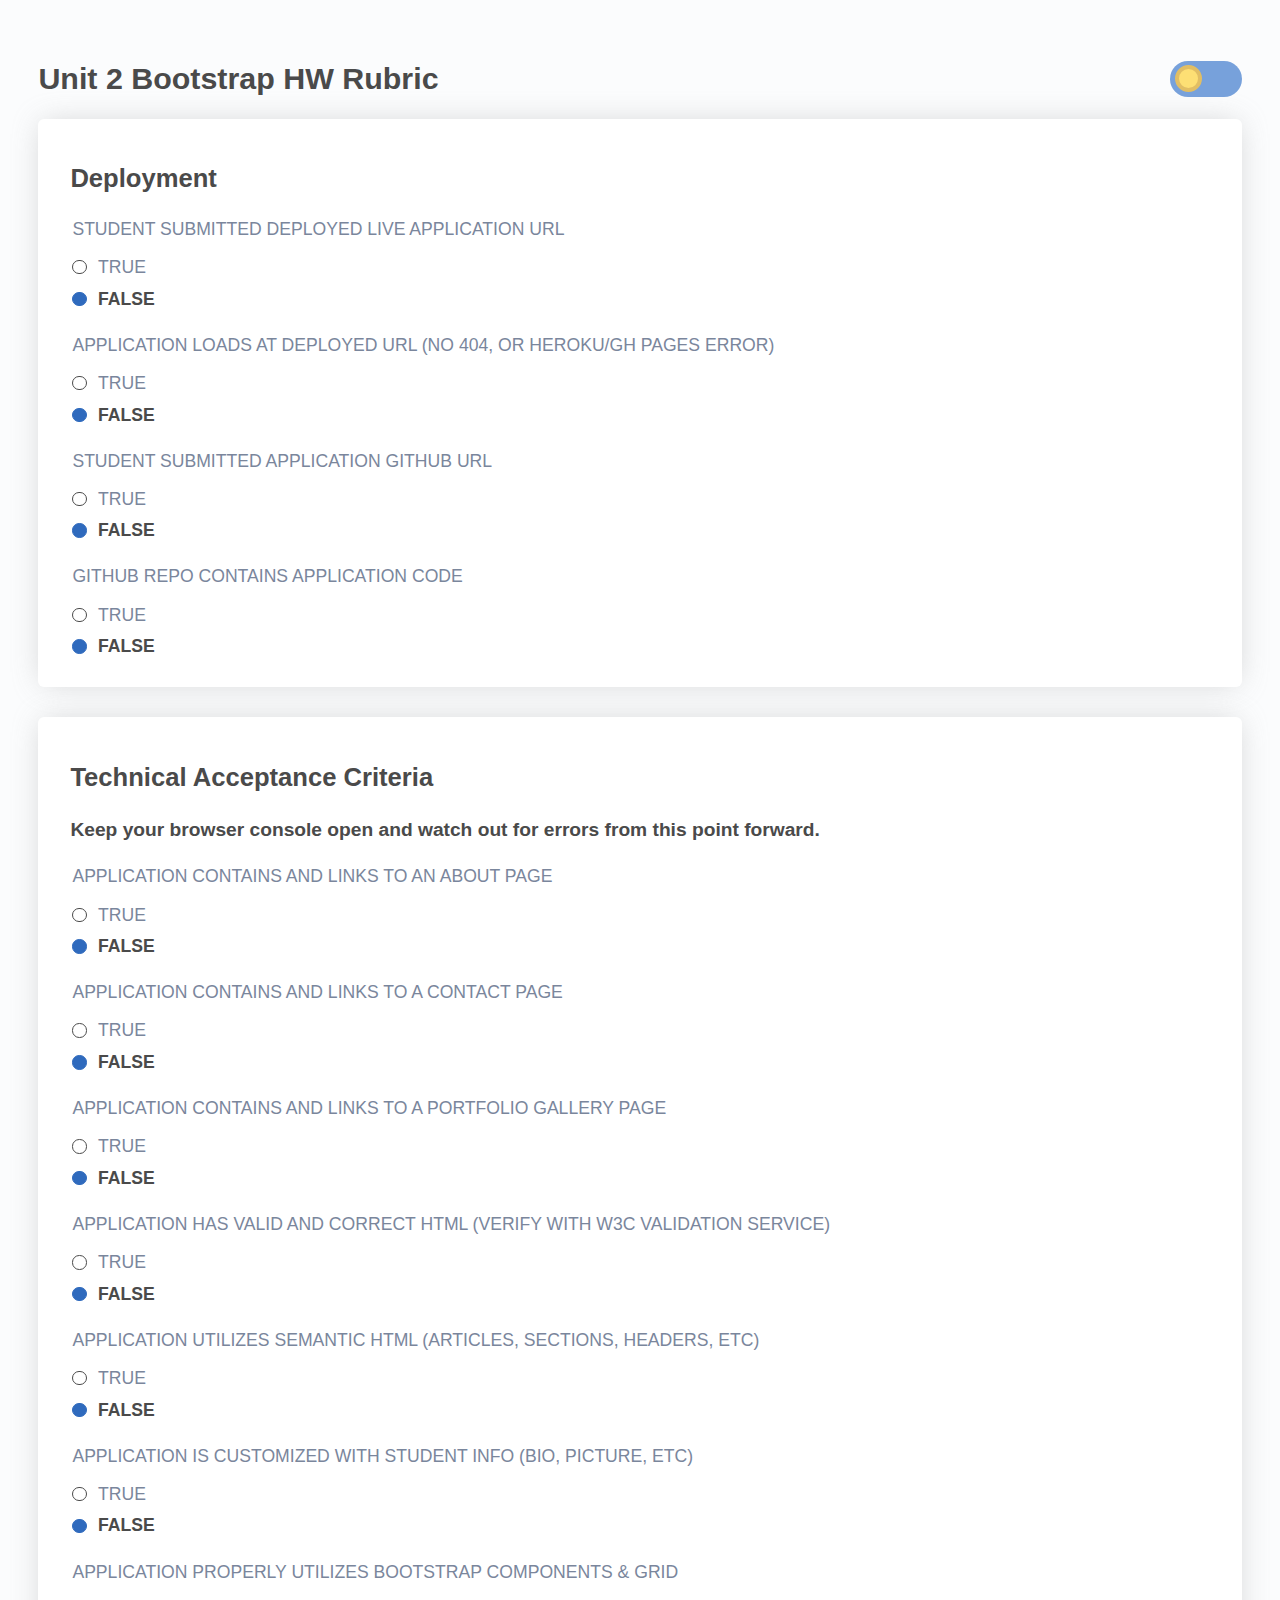
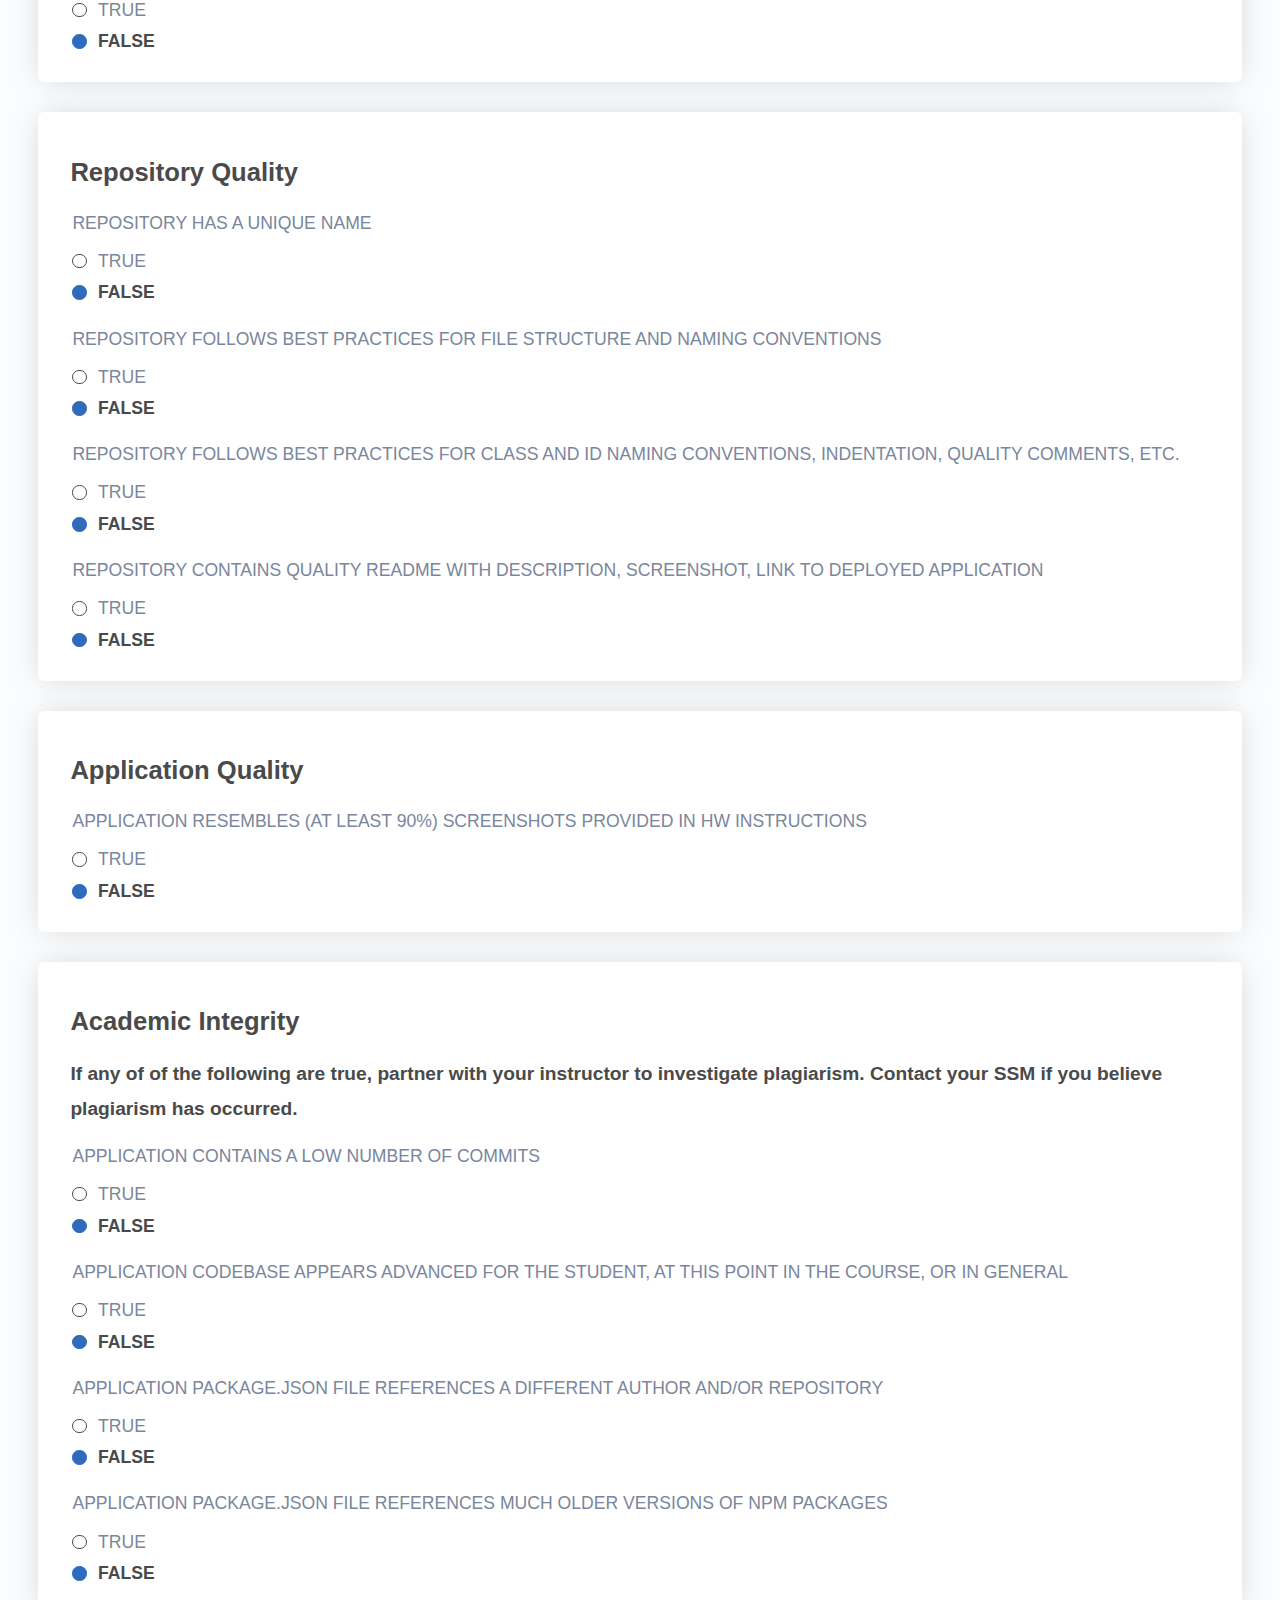
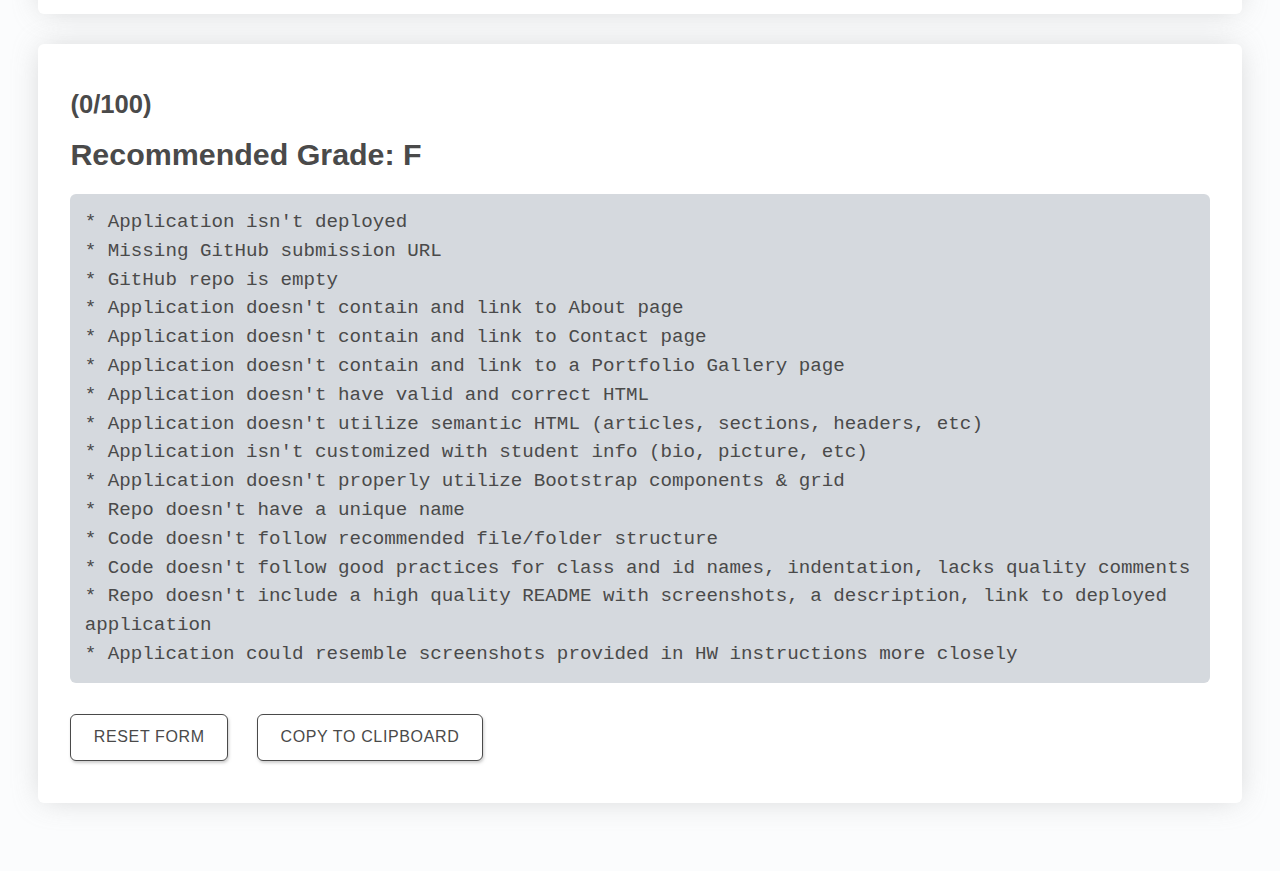
<file: unit-2-rubric.html>
<!DOCTYPE html>
<html lang="en">
  <head>
    <meta charset="UTF-8" />
    <meta name="viewport" content="width=device-width, initial-scale=1.0" />
    <meta http-equiv="X-UA-Compatible" content="ie=edge" />
    <link href="https://rsms.me/inter/inter.css" rel="stylesheet" />
    <title>HW Grading Rubric</title>
    <style>
      *,
      *::before,
      *::after {
        box-sizing: border-box;
      }

      html,
      body {
        margin: 0;
        padding: 0;
        line-height: 1.15;
        font-size: 100%;
        color: #fefefe;
        transition: all 0.4s;
      }

      body {
        background-color: #fbfcfd;
        font-family: "Inter", sans-serif;
        color: #4a4a4a;
      }

      #app.dark {
        background-color: #121212;
        color: #e2e2e2;
      }

      h1 {
        font-size: 1.9rem;
      }

      h2 {
        font-size: 1.6rem;
      }

      h3 {
        font-size: 1.2rem;
      }

      h4 {
        font-size: 0.9rem;
      }

      p,
      legend {
        font-size: 1.2rem;
      }

      label {
        font-size: 0.9rem;
        line-height: 2;
      }

      fieldset {
        border: none;
        padding: 0;
        margin-top: 0.9rem;
      }

      input[type="radio"],
      input[type="checkbox"] {
        position: absolute !important;
        height: 1px;
        width: 1px;
        overflow: hidden;
        clip: rect(1px 1px 1px 1px);
        clip: rect(1px, 1px, 1px, 1px);
        white-space: nowrap;
      }

      #app {
        padding: 3%;
        transition: all 0.4s;
      }

      #app h1 {
        font-size: 1.9rem;
        font-weight: 700;
        line-height: 1.3;
      }

      header {
        display: flex;
        justify-content: space-between;
        align-items: center;
      }

      .switch-group {
        display: flex;
        align-items: center;
        height: 2.25rem;
        width: 4.5rem;
      }

      input[type="checkbox"] + .toggle {
        height: 100%;
        width: 100%;
        background-color: #77a1db;
        border-radius: 1.9rem;
        cursor: pointer;
        display: flex;
        align-items: center;
        padding: 0.35rem;
        cursor: pointer;
        overflow: hidden;
        background-position: 25% 125%;
        transition: all 0.5s;
      }

      input[type="checkbox"]:focus + .toggle {
        outline: rgb(59, 153, 252) auto 5px;
      }

      input[type="checkbox"]:checked + .toggle {
        background-color: rgb(85, 89, 204);
        background-size: 1rem;
        background-repeat: no-repeat;
        background-position: 25%;
        background-image: url("[data-uri]");
        transition: all 0.5s;
      }

      input[type="checkbox"] + .toggle::after {
        content: "";
        display: block;
        height: 1.7rem;
        width: 1.7rem;
        border-radius: 50%;
        cursor: pointer;
        border: 4px solid #e1be64;
        background-color: #fddf74;
        transform: translateX(0rem);
        transition: all 0.5s;
        background-position: center bottom;
      }

      input[type="checkbox"]:hover + .toggle::after {
        transform: translateX(0rem) scale(1.1);
      }

      input[type="checkbox"]:checked + .toggle::after {
        border: 4px solid #ffffff;
        background-color: rgba(255, 255, 255, 0.4);
        transform: translateX(2.1rem);
        transition: all 0.5s;
        background-position: center;
        background-size: 60%;
        background-repeat: no-repeat;
        background-image: url("[data-uri]");
      }

      input[type="checkbox"]:checked:hover + .toggle::after {
        transform: translateX(2.1rem) scale(1.075);
      }

      .card {
        background-color: #fff;
        border-radius: 6px;
        border-width: 0;
        box-shadow: rgba(155, 155, 155, 0.45) 0 0 30px -5px;
        font-size: 1.1rem;
        height: 100%;
        line-height: 1.8rem;
        padding: 1.5rem 2rem;
        width: 100%;
        margin-bottom: 1.9rem;
      }

      .dark .card {
        background-color: #333333;
        box-shadow: none;
      }

      .card h1,
      .card h2,
      .card h3,
      .card h4,
      .card h5,
      .card h6 {
        color: #4a4a4a;
      }

      .dark .card h1,
      .dark .card h2,
      .dark .card h3,
      .dark .card h4,
      .dark .card h5,
      .dark .card h6 {
        color: #e2e2e2;
      }

      .card h3 {
        font-size: 1.2rem;
        font-weight: 700;
        line-height: 1.8em;
        margin: 0;
        padding: 0;
      }

      .card p,
      .card label,
      .card legend {
        color: #7a869c;
        font-weight: 300;
        border-width: 0;
        display: block;
        font-size: 1.1rem;
        font-weight: 300;
        line-height: 1.8em;
        margin: 0;
        padding: 0;
        text-transform: uppercase;
      }

      .dark .card p,
      .dark .card label,
      .dark .card legend {
        color: #e2e2e2;
      }

      .card label {
        display: inline-block;
      }

      .card input[type="radio"] + label::before {
        content: "";
        height: 0.9rem;
        width: 0.9rem;
        margin-right: 0.7rem;
        border-radius: 50%;
        border: 1px solid rgb(74, 74, 74);
        background-color: #ffffff;
        display: inline-block;
        cursor: pointer;
        position: relative;
        top: 0.09rem;
      }

      .dark .card input[type="radio"] + label::before {
        border: 1px solid #e2e2e2;
        background-color: inherit;
      }

      .card input[type="radio"]:checked + label::before {
        background-color: rgb(47, 106, 189);
        border-color: rgb(47, 106, 189);
      }

      .dark .card input[type="radio"]:checked + label::before {
        background-color: #d9d9d9;
        border-color: #d9d9d9;
      }

      .card input[type="radio"]:checked + label {
        font-weight: bold;
        color: #4a4a4a;
      }

      .dark input[type="radio"]:checked + label {
        color: #e2e2e2;
      }

      .card input[type="radio"]:focus + label::before {
        outline: rgb(59, 153, 252) auto 5px;
      }

      .card legend {
        margin-bottom: 0.4rem;
      }

      .totals {
        font-size: 1.6rem;
      }

      .totals + h2 {
        font-size: 1.9rem;
        margin-top: 0;
      }

      .grade {
        font-size: 1.9rem;
      }

      button {
        background-color: #fff;
        border: 1px solid #4a4a4a;
        border-radius: 6px;
        box-shadow: rgba(155, 155, 155, 0.5) 1px 2px 3px 0;
        color: #4a4a4a;
        cursor: pointer;
        display: inline-block;
        font-size: 1rem;
        font-weight: 500;
        letter-spacing: 0.04em;
        line-height: 1.8em;
        margin: 0.75rem 1.1rem 1.1rem 0;
        outline: none;
        padding: 0.5rem 1.4rem;
        text-transform: uppercase;
        transition-delay: 0s;
        transition-duration: 0.25s;
        transition-property: all;
        transition-timing-function: ease-out;
        width: fit-content;
      }

      .dark button {
        background: #d9d9d9;
        color: #121212;
        box-shadow: none;
      }

      button:hover {
        border-color: #dbdbdb;
        color: #dbdbdb;
      }

      .dark button:hover {
        color: #121212;
      }

      button.copy {
        margin-left: 0.4rem;
      }

      button:focus {
        border-color: rgb(56, 56, 56);
        box-shadow: rgb(219, 219, 219) 0px 0px 0px 3px;
        color: rgb(56, 56, 56);
      }

      div[role="alert"] {
        color: #4a4a4a;
        font-size: 1.2rem;
        margin-bottom: 1.2rem;
      }

      .dark div[role="alert"] {
        color: #e2e2e2;
      }

      .summary {
        font-size: 1.2rem;
        border: none;
        font-family: monospace;
        white-space: pre-wrap;
        background-color: #d5d9de;
        padding: 0.9rem;
        border-radius: 6px;
        line-height: 1.5;
        width: 100%;
      }

      .dark .summary {
        background: #6b6a6a;
        color: #e2e2e2;
      }

      .summary:empty {
        display: none;
      }

      .d-none {
        display: none;
      }

      @media (max-width: 450px) {
        .btn-container {
          text-align: center;
        }

        button {
          width: 100%;
          margin: 0.5rem;
        }

        input[type="checkbox"]:checked + .toggle::after {
          transform: translateX(1.3rem);
          background-size: 50%;
        }

        input[type="checkbox"]:checked:hover + .toggle::after {
          transform: translateX(1.3rem) scale(1.1);
          background-size: 50%;
        }
      }

      @media (max-width: 515px) {
        input[type="checkbox"]:checked + .toggle::after {
          transform: translateX(1.7rem);
        }

        input[type="checkbox"]:checked:hover + .toggle::after {
          transform: translateX(1.7rem) scale(1.1);
        }
      }

      @media (max-width: 460px) {
        input[type="checkbox"]:checked + .toggle::after {
          transform: translateX(1.4rem);
        }

        input[type="checkbox"]:checked:hover + .toggle::after {
          transform: translateX(1.4rem) scale(1.1);
        }
      }

      @media (max-width: 400px) {
        #app h1 {
          font-size: 1.6rem;
        }

        input[type="checkbox"]:checked + .toggle::after {
          transform: translateX(1.3rem);
        }

        input[type="checkbox"]:checked:hover + .toggle::after {
          transform: translateX(1.3rem) scale(1.1);
        }
      }

      @media (max-width: 340px) {
        input[type="checkbox"]:checked + .toggle::after {
          transform: translateX(0.9rem);
        }

        input[type="checkbox"]:checked:hover + .toggle::after {
          transform: translateX(0.9rem) scale(1.075);
        }
      }
    </style>
  </head>
  <body>
    <div id="app"></div>

    <script>
      (function(window) {
        "use strict";

        function Model() {
          this.title = "Unit 2 Bootstrap HW Rubric";
          this.categories = [
            {
              title: "Deployment",
              subtitle: null,
              questions: [
                {
                  title: "Student submitted deployed live application URL",
                  score: 10,
                  message: "Application isn't deployed",
                  status: false
                },
                {
                  title:
                    "Application loads at deployed URL (no 404, or Heroku/GH Pages error)",
                  score: 10,
                  message: "Application isn't deployed",
                  status: false
                },
                {
                  title: "Student submitted application GitHub URL",
                  score: 10,
                  message: "Missing GitHub submission URL",
                  status: false
                },
                {
                  title: "GitHub Repo contains application code",
                  score: 10,
                  message: "GitHub repo is empty",
                  status: false
                }
              ]
            },
            {
              title: "Technical Acceptance Criteria",
              subtitle:
                "Keep your browser console open and watch out for errors from this point forward.",
              questions: [
                {
                  title: "Application contains and links to an About page",
                  score: 4,
                  message: "Application doesn't contain and link to About page",
                  status: false
                },
                {
                  title: "Application contains and links to a Contact page",
                  score: 4,
                  message:
                    "Application doesn't contain and link to Contact page",
                  status: false
                },
                {
                  title:
                    "Application contains and links to a Portfolio Gallery page",
                  score: 4,
                  message:
                    "Application doesn't contain and link to a Portfolio Gallery page",
                  status: false
                },
                {
                  title:
                    "Application has valid and correct HTML (verify with W3C Validation Service)",
                  score: 4,
                  message: "Application doesn't have valid and correct HTML",
                  status: false
                },
                {
                  title:
                    "Application utilizes semantic HTML (articles, sections, headers, etc)",
                  score: 4,
                  message:
                    "Application doesn't utilize semantic HTML (articles, sections, headers, etc)",
                  status: false
                },
                {
                  title:
                    "Application is customized with student info (bio, picture, etc)",
                  score: 4,
                  message:
                    "Application isn't customized with student info (bio, picture, etc)",
                  status: false
                },
                {
                  title:
                    "Application properly utilizes Bootstrap components & grid",
                  score: 10,
                  message:
                    "Application doesn't properly utilize Bootstrap components & grid",
                  status: false
                }
              ]
            },
            {
              title: "Repository Quality",
              subtitle: null,
              questions: [
                {
                  title: "Repository has a unique name",
                  score: 2,
                  message: "Repo doesn't have a unique name",
                  status: false
                },
                {
                  title:
                    "Repository follows best practices for file structure and naming conventions",
                  score: 2,
                  message:
                    "Code doesn't follow recommended file/folder structure",
                  status: false
                },
                {
                  title:
                    "Repository follows best practices for class and id naming conventions, indentation, quality comments, etc.",
                  score: 2,
                  message:
                    "Code doesn't follow good practices for class and id names, indentation, lacks quality comments",
                  status: false
                },
                {
                  title:
                    "Repository contains quality README with description, screenshot, link to deployed application",
                  score: 5,
                  message:
                    "Repo doesn't include a high quality README with screenshots, a description, link to deployed application",
                  status: false
                }
              ]
            },
            {
              title: "Application Quality",
              subtitle: null,
              questions: [
                {
                  title:
                    "Application resembles (at least 90%) screenshots provided in HW instructions",
                  score: 15,
                  message:
                    "Application could resemble screenshots provided in HW instructions more closely",
                  status: false
                }
              ]
            },
            {
              title: "Academic Integrity",
              subtitle:
                "If any of of the following are true, partner with your instructor to investigate plagiarism. Contact your SSM if you believe plagiarism has occurred.",
              questions: [
                {
                  title: "Application contains a low number of commits",
                  score: 0,
                  message: null,
                  status: false
                },
                {
                  title:
                    "Application codebase appears advanced for the student, at this point in the course, or in general",
                  score: 0,
                  message: null,
                  status: false
                },
                {
                  title:
                    "Application package.json file references a different author and/or repository",
                  score: 0,
                  message: null,
                  status: false
                },
                {
                  title:
                    "Application package.json file references much older versions of npm packages",
                  score: 0,
                  message: null,
                  status: false
                }
              ]
            }
          ];

          this.initStorage();
        }

        Model.prototype.initStorage = function() {
          this.score = 0;
          this.questions = [];
          this.messages = new Set();
          this.flagged = new Set();
          this.isDarkMode =
            JSON.parse(localStorage.getItem("isDarkMode")) || false;

          this.categories.forEach(category => {
            category.questions.forEach(question => {
              question.status = false;
              question.id = this.questions.length;
              question.flagged = category.title === "Academic Integrity";
              question.message && this.messages.add(question.message);
              this.questions.push(question);
            });
          });
        };

        Model.prototype.toggleDarkMode = function() {
          this.isDarkMode = !this.isDarkMode;
          localStorage.setItem("isDarkMode", this.isDarkMode);
        };

        Model.prototype.toggleRadio = function(radio) {
          const id = Number(radio.getAttribute("name"));
          const question = this.questions[id];

          question.status = !question.status;

          if (question.status === true) {
            this.messages.delete(question.message);
            this.score += question.score;

            if (question.flagged) {
              this.flagged.add(question.id);
            }
          } else {
            if (question.flagged) {
              this.flagged.delete(question.id);
            }

            if (question.message) {
              this.messages.add(question.message);
            }

            this.score -= question.score;
          }
        };

        Model.prototype.calcGrade = function() {
          const roundedScore = Math.min(100, Math.ceil(this.score));

          let letterGrade = "";

          if (roundedScore >= 97) {
            letterGrade = "A+";
          } else if (roundedScore >= 93 && roundedScore <= 96) {
            letterGrade = "A";
          } else if (roundedScore >= 90 && roundedScore <= 92) {
            letterGrade = "A-";
          } else if (roundedScore >= 87 && roundedScore <= 89) {
            letterGrade = "B+";
          } else if (roundedScore >= 83 && roundedScore <= 86) {
            letterGrade = "B";
          } else if (roundedScore >= 80 && roundedScore <= 82) {
            letterGrade = "B-";
          } else if (roundedScore >= 77 && roundedScore <= 79) {
            letterGrade = "C+";
          } else if (roundedScore >= 73 && roundedScore <= 76) {
            letterGrade = "C";
          } else if (roundedScore >= 70 && roundedScore <= 72) {
            letterGrade = "C-";
          } else if (roundedScore >= 67 && roundedScore <= 69) {
            letterGrade = "D+";
          } else if (roundedScore >= 63 && roundedScore <= 66) {
            letterGrade = "D";
          } else if (roundedScore >= 60 && roundedScore <= 62) {
            letterGrade = "D-";
          } else {
            letterGrade = "F";
          }

          return letterGrade;
        };

        Model.prototype.hasFlags = function() {
          return this.flagged.size > 0;
        };

        function View(model) {
          this.model = model;
          this.generateHTML();
          this.cacheDom();
        }

        View.prototype.cacheDom = function() {
          this.darkModeToggle = document.querySelector("#dark-mode");
          this.radios = Array.from(
            document.querySelectorAll("input[type='radio']")
          );
          this.totals = document.querySelector(".totals");
          this.grade = document.querySelector(".grade");
          this.alert = document.querySelector("div[role='alert']");
          this.summaryHeading = document.querySelector(".summary-heading");
          this.summary = document.querySelector(".summary");
          this.resetButton = document.querySelector(".reset");
          this.copyButton = document.querySelector(".copy");
        };

        View.prototype.createFieldset = function({ title, id }) {
          return `<fieldset class="input-group">
          <legend>
            ${title}
          </legend>
          <div class="radio-group">
            <input type="radio" name="${id}" id="${id}-true" value="true">
            <label for="${id}-true">True</label>
          </div>
          <div class="radio-group">
            <input type="radio" name="${id}" id="${id}-false" value="false" checked>
            <label for="${id}-false">False</label>
          </div>
        </fieldset>`;
        };

        View.prototype.createCard = function({ title, subtitle, questions }) {
          return `<div class="card">
          <h2>${title}</h2>
          ${subtitle ? `<h3>${subtitle}</h3>` : ""}
          ${questions.map(child => this.createFieldset(child)).join("")}
          </div>`;
        };

        View.prototype.createResults = function() {
          return `<div class="card">
        <h2 class="totals">(0/100)</h2>
        <h2>Recommended Grade: <span class="grade">F</span></h2>
        <div class="d-none" role="alert">
          You've selected <strong>True</strong> for one of more Academic
          Integrity prompts and are advised to investigate plagiarism before
          issuing a grade.
        </div>
        <h3 class="summary-heading d-none">Summary:</h3>
        <pre class="summary" aria-label="summary">${[...this.model.messages]
          .map(message => `* ${message}\n`)
          .join("")}</pre>
        <div class="btn-container">
          <button class="reset">Reset Form</button>
          <button class="copy">Copy To Clipboard</button>
        </div>
      </div>`;
        };

        View.prototype.createHeader = function(title, isDarkMode = false) {
          return `<header>
            <h1>${title}</h1>
            <div class="switch-group">
              <input type="checkbox" name="dark-mode" id="dark-mode" ${
                isDarkMode ? "checked" : ""
              }>
              <label aria-label="dark mode" for="dark-mode" class="toggle">
              </label>
            </div>
          </header>`;
        };

        View.prototype.generateHTML = function() {
          this.wrapper = document.querySelector("#app");

          if (this.model.isDarkMode) {
            this.wrapper.classList.add("dark");
          }

          const survey = this.model.categories.reduce((final, current) => {
            final += this.createCard(current);
            return final;
          }, "");

          const results = this.createResults();

          const header = this.createHeader(
            this.model.title,
            this.model.isDarkMode
          );

          this.wrapper.innerHTML = header + survey + results;
        };

        View.prototype.update = function() {
          const roundedScore = Math.min(100, Math.ceil(this.model.score));
          this.totals.textContent = `(${roundedScore}/ 100)`;

          const letterGrade = this.model.calcGrade();
          this.grade.textContent = letterGrade;

          if (this.model.hasFlags()) {
            this.alert.classList.remove("d-none");
          } else {
            this.alert.classList.add("d-none");
          }

          if (this.model.isDarkMode) {
            this.wrapper.classList.add("dark");
          } else {
            this.wrapper.classList.remove("dark");
          }

          this.summary.textContent = [...this.model.messages]
            .map(message => `* ${message}\n`)
            .join("");
        };

        function Controller(model, view) {
          this.model = model;
          this.view = view;
          this.addEventListeners();
        }

        Controller.prototype.addEventListeners = function() {
          this.view.wrapper.addEventListener("change", event => {
            const { target } = event;

            if (!target.matches("input[type='radio']")) {
              return;
            }

            this.model.toggleRadio(target);
            this.view.update();
          });

          this.view.resetButton.addEventListener("click", () => {
            this.model.initStorage();

            this.view.radios.forEach(
              radio => (radio.checked = radio.hasAttribute("checked"))
            );

            this.view.update();
            window.scrollTo(0, 0);
          });

          this.view.copyButton.addEventListener("click", () => {
            const selection = window.getSelection();
            const range = document.createRange();

            range.selectNodeContents(this.view.summary);
            selection.removeAllRanges();
            selection.addRange(range);
            document.execCommand("copy");
          });

          this.view.darkModeToggle.addEventListener("change", () => {
            this.model.toggleDarkMode();
            this.view.update();
          });
        };

        function App(Model, View, Controller) {
          this.model = new Model();
          this.view = new View(this.model);
          this.controller = new Controller(this.model, this.view);
        }

        return new App(Model, View, Controller);
      })(window);
    </script>
  </body>
</html>
</file>
